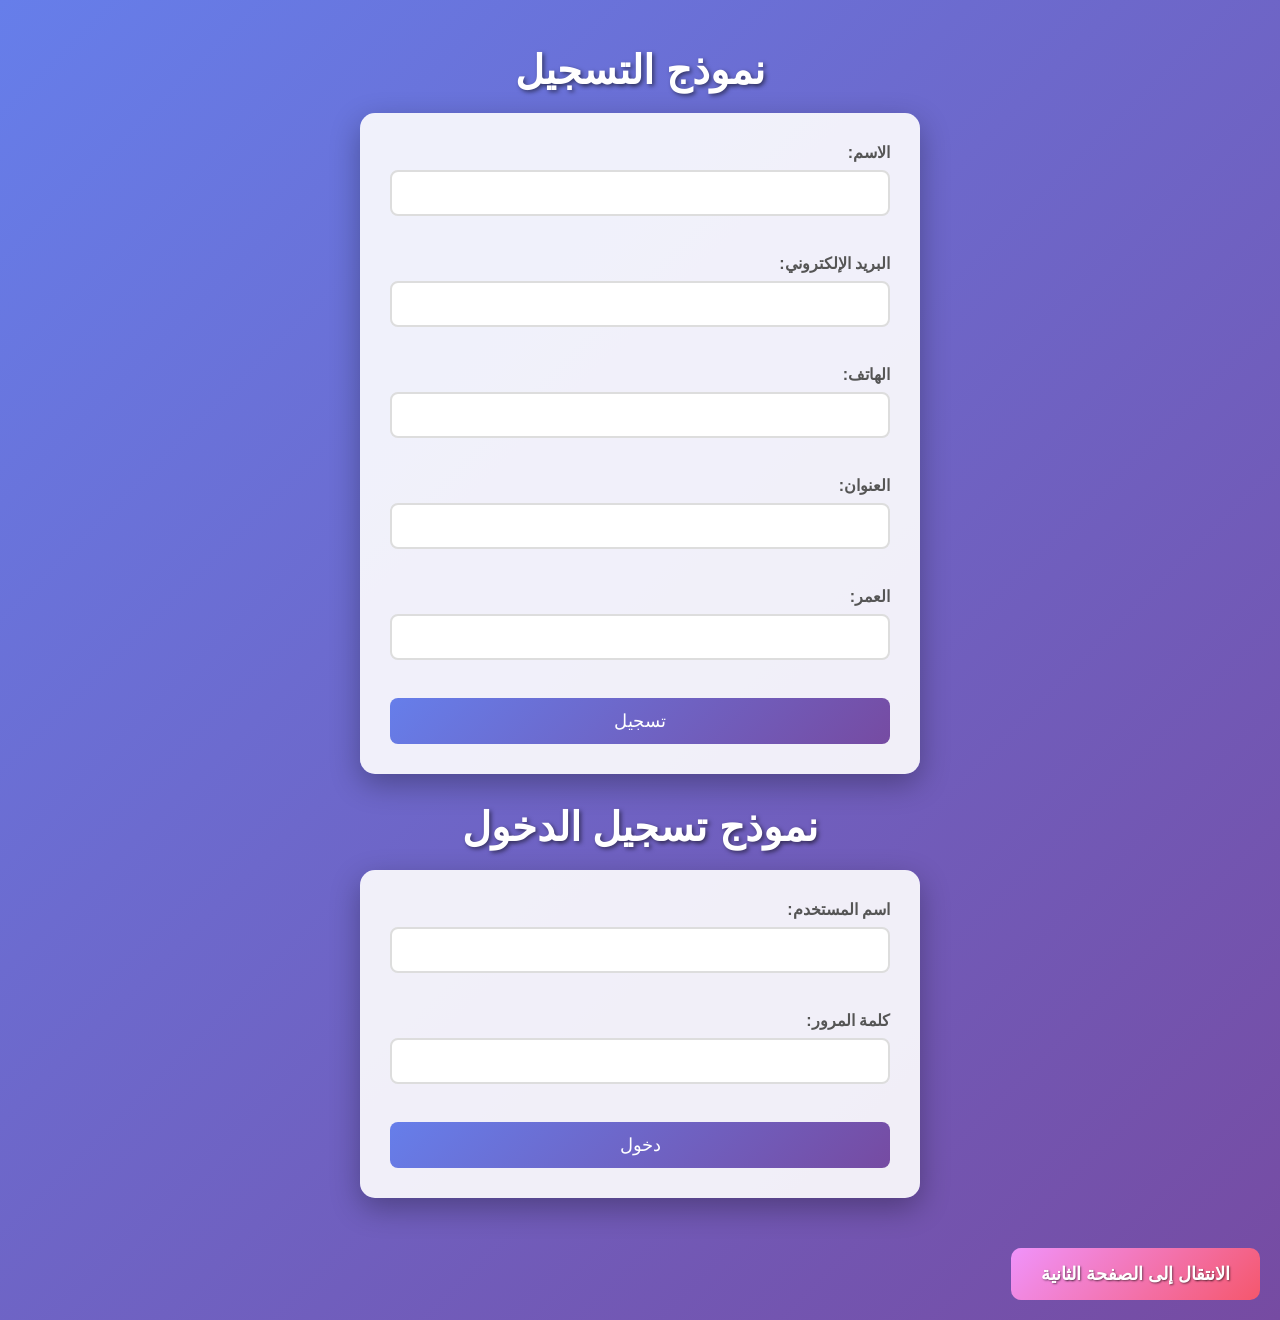
<file: index.html>
<!DOCTYPE html>
<html lang="ar" dir="rtl">
<head>
    <meta charset="UTF-8">
    <meta name="viewport" content="width=device-width, initial-scale=1.0">
    <title>الصفحة الرئيسية</title>
    <link rel="stylesheet" href="styles.css">
</head>
<body>
    <h1>نموذج التسجيل</h1>
    <form id="registration-form">
        <label for="name">الاسم:</label>
        <input type="text" id="name" name="name" required><br><br>
        
        <label for="email">البريد الإلكتروني:</label>
        <input type="email" id="email" name="email" required><br><br>
        
        <label for="phone">الهاتف:</label>
        <input type="tel" id="phone" name="phone" required><br><br>
        
        <label for="address">العنوان:</label>
        <input type="text" id="address" name="address" required><br><br>
        
        <label for="age">العمر:</label>
        <input type="number" id="age" name="age" required><br><br>
        
        <button type="submit">تسجيل</button>
    </form>
    
    <h1>نموذج تسجيل الدخول</h1>
    <form id="login-form">
        <label for="username">اسم المستخدم:</label>
        <input type="text" id="username" name="username" required><br><br>
        
        <label for="password">كلمة المرور:</label>
        <input type="password" id="password" name="password" required><br><br>
        
        <button type="submit">دخول</button>
    </form>
    
    <a href="page2.html">الانتقال إلى الصفحة الثانية</a>
</body>
</html>
</file>
<file: styles.css>
/* General Styles */
body {
    font-family: 'Arial', sans-serif;
    background: linear-gradient(135deg, #667eea 0%, #764ba2 100%);
    color: #333;
    margin: 0;
    padding: 20px;
    direction: rtl;
    text-align: right;
}

h1 {
    color: #fff;
    text-shadow: 2px 2px 4px rgba(0, 0, 0, 0.5);
    margin-bottom: 20px;
    font-size: 2.5em;
    text-align: center;
}

/* Form Styles */
form {
    background: rgba(255, 255, 255, 0.9);
    padding: 30px;
    border-radius: 15px;
    box-shadow: 0 10px 30px rgba(0, 0, 0, 0.3);
    margin-bottom: 30px;
    max-width: 500px;
    margin-left: auto;
    margin-right: auto;
}

label {
    display: block;
    margin-bottom: 8px;
    font-weight: bold;
    color: #555;
}

input {
    width: 100%;
    padding: 12px;
    border: 2px solid #ddd;
    border-radius: 8px;
    font-size: 16px;
    margin-bottom: 20px;
    box-sizing: border-box;
    transition: border-color 0.3s, box-shadow 0.3s;
}

input:focus {
    border-color: #667eea;
    box-shadow: 0 0 10px rgba(102, 126, 234, 0.5);
    outline: none;
}

button {
    background: linear-gradient(135deg, #667eea 0%, #764ba2 100%);
    color: white;
    padding: 12px 30px;
    border: none;
    border-radius: 8px;
    font-size: 18px;
    cursor: pointer;
    transition: transform 0.2s, box-shadow 0.2s;
    width: 100%;
}

button:hover {
    transform: translateY(-2px);
    box-shadow: 0 5px 15px rgba(0, 0, 0, 0.3);
}

/* Link Styles */
a {
    display: inline-block;
    color: #fff;
    text-decoration: none;
    background: linear-gradient(135deg, #f093fb 0%, #f5576c 100%);
    padding: 15px 30px;
    border-radius: 10px;
    font-size: 18px;
    font-weight: bold;
    text-shadow: 1px 1px 2px rgba(0, 0, 0, 0.5);
    transition: transform 0.2s, box-shadow 0.2s;
    margin-top: 20px;
}

a:hover {
    transform: translateY(-3px);
    box-shadow: 0 8px 20px rgba(0, 0, 0, 0.4);
}

/* Page 2 Styles */
header {
    background: linear-gradient(135deg, #667eea 0%, #764ba2 100%);
    padding: 20px;
    border-radius: 10px;
    margin-bottom: 30px;
    box-shadow: 0 5px 15px rgba(0, 0, 0, 0.3);
}

nav ul {
    list-style: none;
    padding: 0;
    margin: 0;
    display: flex;
    justify-content: center;
    gap: 20px;
}

nav li {
    display: inline;
}

nav a {
    color: #fff;
    text-decoration: none;
    font-weight: bold;
    padding: 10px 20px;
    border-radius: 5px;
    transition: background 0.3s;
}

nav a:hover {
    background: rgba(255, 255, 255, 0.2);
}

ul#html-versions {
    background: rgba(255, 255, 255, 0.9);
    padding: 20px;
    border-radius: 10px;
    box-shadow: 0 5px 15px rgba(0, 0, 0, 0.2);
    margin-bottom: 30px;
}

ul#html-versions li {
    padding: 10px 0;
    border-bottom: 1px solid #ddd;
    font-size: 18px;
}

ul#html-versions li:last-child {
    border-bottom: none;
}

table {
    width: 100%;
    background: rgba(255, 255, 255, 0.9);
    border-radius: 10px;
    overflow: hidden;
    box-shadow: 0 5px 15px rgba(0, 0, 0, 0.2);
    margin-bottom: 30px;
}

th, td {
    padding: 15px;
    text-align: center;
    border-bottom: 1px solid #ddd;
}

th {
    background: linear-gradient(135deg, #667eea 0%, #764ba2 100%);
    color: white;
    font-weight: bold;
}

tr:nth-child(even) {
    background: #f9f9f9;
}

img {
    display: block;
    margin: 20px auto;
    border-radius: 10px;
    box-shadow: 0 5px 15px rgba(0, 0, 0, 0.3);
    max-width: 100%;
    height: auto;
}

iframe {
    display: block;
    margin: 20px auto;
    border-radius: 10px;
    box-shadow: 0 5px 15px rgba(0, 0, 0, 0.3);
    max-width: 100%;
}

/* Responsive Design */
@media (max-width: 768px) {
    body {
        padding: 10px;
    }
    
    form {
        padding: 20px;
    }
    
    nav ul {
        flex-direction: column;
        gap: 10px;
    }
    
    table {
        font-size: 14px;
    }
}
</file>
